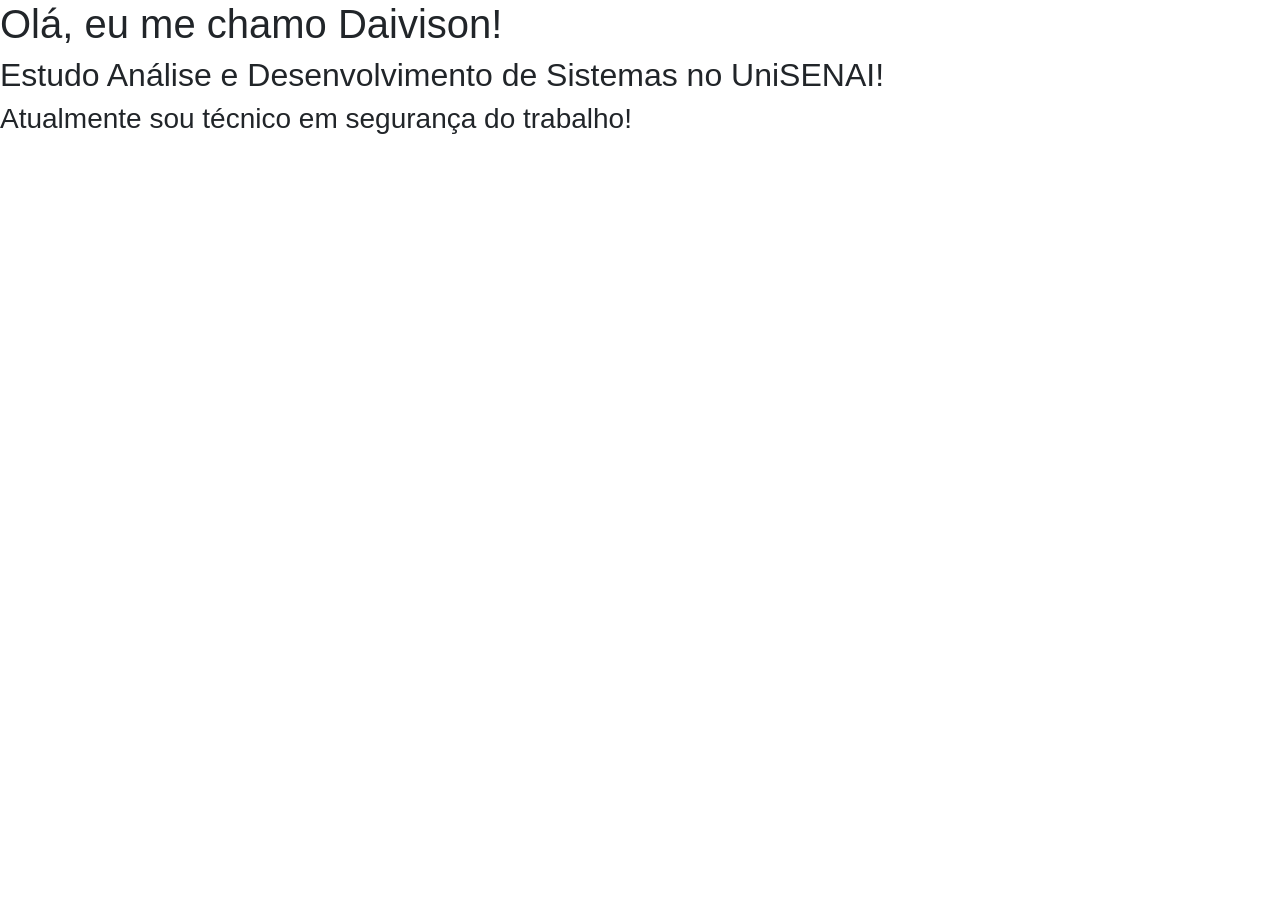
<file: booststrap46/aula01/index.html>
<!doctype html>
<html lang="pt-br">
  <head>
    <!-- Required meta tags -->
    <meta charset="utf-8">
    <meta name="viewport" content="width=device-width, initial-scale=1, shrink-to-fit=no">

    <!-- Bootstrap CSS -->
    <link rel="stylesheet" href="https://cdn.jsdelivr.net/npm/bootstrap@4.6.2/dist/css/bootstrap.min.css" integrity="sha384-xOolHFLEh07PJGoPkLv1IbcEPTNtaed2xpHsD9ESMhqIYd0nLMwNLD69Npy4HI+N" crossorigin="anonymous">

    <title>Aprendendo Bootstrap 4.6 no UniSENAI</title>
  </head>
  <body>
    <h1>Olá, eu me chamo Daivison!</h1>
    <h2>Estudo Análise e Desenvolvimento de Sistemas no UniSENAI!</h2>
    <h3>Atualmente sou técnico em segurança do trabalho!</h3>

    <!-- Optional JavaScript; choose one of the two! -->

    <!-- Option 1: jQuery and Bootstrap Bundle (includes Popper) -->
    <script src="https://cdn.jsdelivr.net/npm/jquery@3.5.1/dist/jquery.slim.min.js" integrity="sha384-DfXdz2htPH0lsSSs5nCTpuj/zy4C+OGpamoFVy38MVBnE+IbbVYUew+OrCXaRkfj" crossorigin="anonymous"></script>
    <script src="https://cdn.jsdelivr.net/npm/bootstrap@4.6.2/dist/js/bootstrap.bundle.min.js" integrity="sha384-Fy6S3B9q64WdZWQUiU+q4/2Lc9npb8tCaSX9FK7E8HnRr0Jz8D6OP9dO5Vg3Q9ct" crossorigin="anonymous"></script>

    <!-- Option 2: Separate Popper and Bootstrap JS -->
    <!--
    <script src="https://cdn.jsdelivr.net/npm/jquery@3.5.1/dist/jquery.slim.min.js" integrity="sha384-DfXdz2htPH0lsSSs5nCTpuj/zy4C+OGpamoFVy38MVBnE+IbbVYUew+OrCXaRkfj" crossorigin="anonymous"></script>
    <script src="https://cdn.jsdelivr.net/npm/popper.js@1.16.1/dist/umd/popper.min.js" integrity="sha384-9/reFTGAW83EW2RDu2S0VKaIzap3H66lZH81PoYlFhbGU+6BZp6G7niu735Sk7lN" crossorigin="anonymous"></script>
    <script src="https://cdn.jsdelivr.net/npm/bootstrap@4.6.2/dist/js/bootstrap.min.js" integrity="sha384-+sLIOodYLS7CIrQpBjl+C7nPvqq+FbNUBDunl/OZv93DB7Ln/533i8e/mZXLi/P+" crossorigin="anonymous"></script>
    -->
  </body>
</html>
</file>
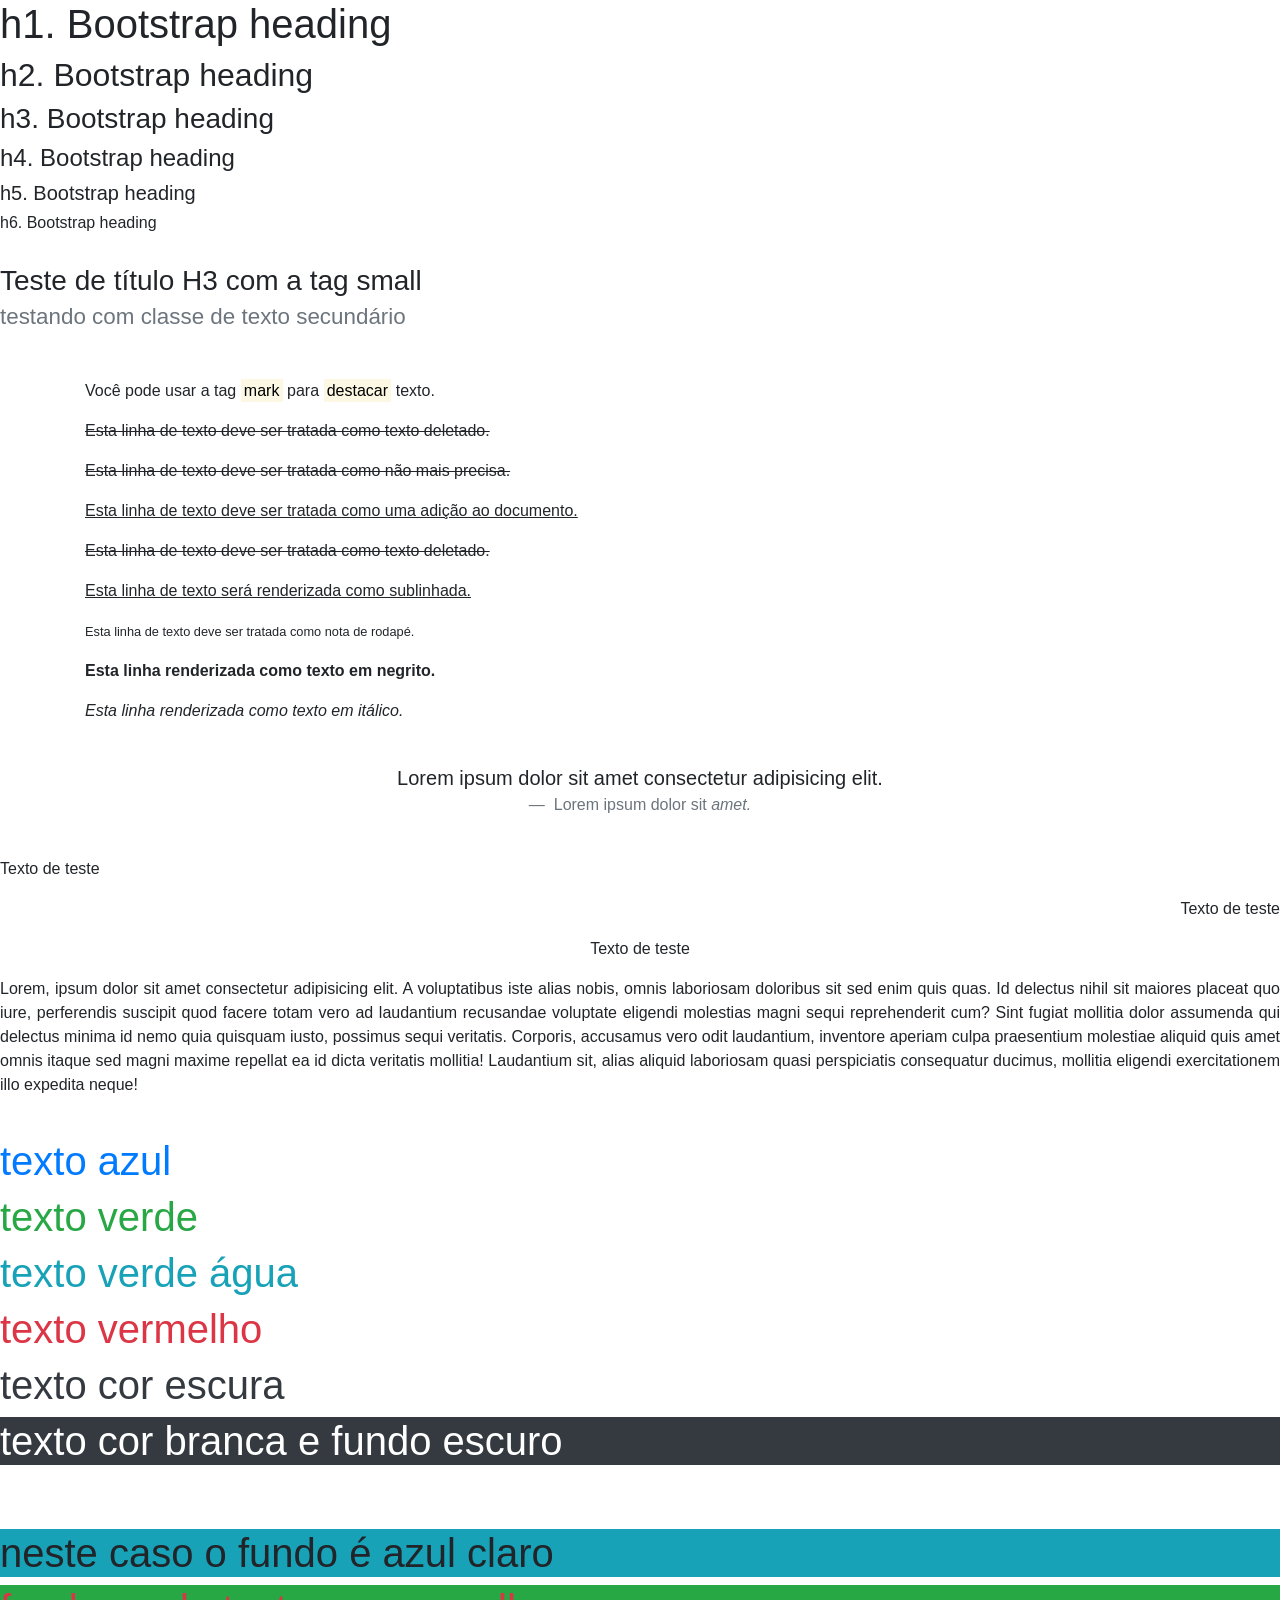
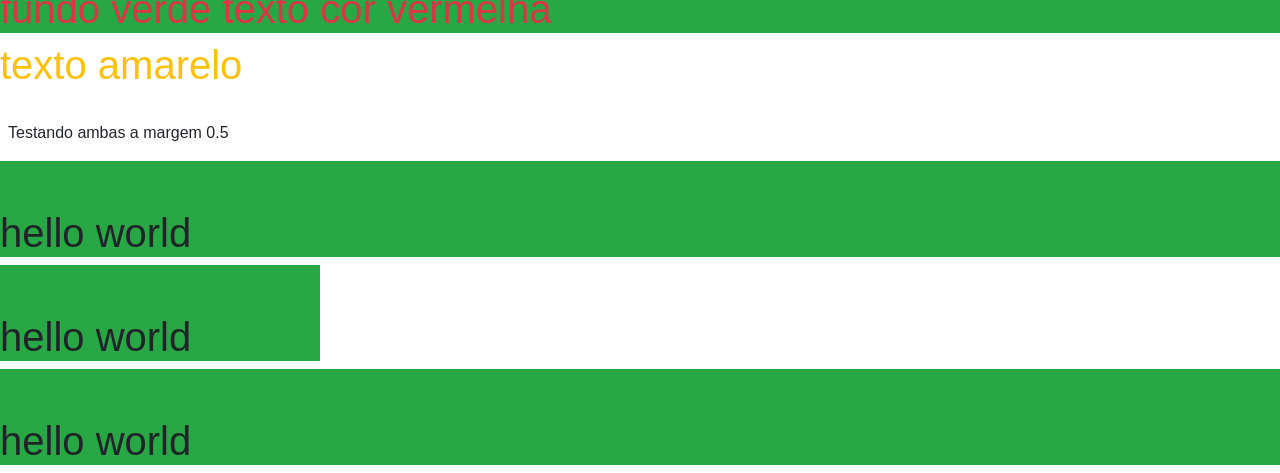
<file: booststrap46/aula02/index.html>
<!doctype html>
<html lang="en">
  <head>
    <!-- Required meta tags -->
    <meta charset="utf-8">
    <meta name="viewport" content="width=device-width, initial-scale=1, shrink-to-fit=no">

    <!-- Bootstrap CSS -->
    <link rel="stylesheet" href="https://cdn.jsdelivr.net/npm/bootstrap@4.6.2/dist/css/bootstrap.min.css" integrity="sha384-xOolHFLEh07PJGoPkLv1IbcEPTNtaed2xpHsD9ESMhqIYd0nLMwNLD69Npy4HI+N" crossorigin="anonymous">

    <title>Aprendendo Bootstrap</title>
  </head>
  <body>
    <!-- <h1>h1. Bootstrap heading</h1>
    <h2>h2. Bootstrap heading</h2>
    <h3>h3. Bootstrap heading</h3>
    <h4>h4. Bootstrap heading</h4>
    <h5>h5. Bootstrap heading</h5>
    <h6>h6. Bootstrap heading</h6> -->
    
    <p class="h1">h1. Bootstrap heading</p>
    <p class="h2">h2. Bootstrap heading</p>
    <p class="h3">h3. Bootstrap heading</p>
    <p class="h4">h4. Bootstrap heading</p>
    <p class="h5">h5. Bootstrap heading</p>
    <p class="h6">h6. Bootstrap heading</p>
    <br>

    <h3>
      Teste de título H3 com a tag small <br>
      <small class="text-muted">
        testando com classe de texto secundário
      </small>
    </h3>

    <div class="container mt-5">
      <p>Você pode usar a tag <mark>mark</mark> para <mark>destacar</mark> texto.</p>
      <p><del>Esta linha de texto deve ser tratada como texto deletado.</del></p>
      <p><s>Esta linha de texto deve ser tratada como não mais precisa.</s></p>
      <p><ins>Esta linha de texto deve ser tratada como uma adição ao documento.</ins></p>
      <p><del>Esta linha de texto deve ser tratada como texto deletado.</del></p>
      <p><u>Esta linha de texto será renderizada como sublinhada.</u></p>
      <p><small>Esta linha de texto deve ser tratada como nota de rodapé.</small></p>
      <p><strong>Esta linha renderizada como texto em negrito.</strong></p>
      <p><em>Esta linha renderizada como texto em itálico.</em></p>
    </div>
    <br>

    <blockquote class="blockquote text-center">
      <p class="mb-0">
        Lorem ipsum dolor sit amet consectetur adipisicing elit.
        <footer class="blockquote-footer">
          Lorem ipsum dolor sit <cite title="Amet Title">amet.</cite>
        </footer>
      </p>
    </blockquote>
    <br>

    <p class="text-left">Texto de teste</p>
    <p class="text-right">Texto de teste</p>
    <p class="text-center">Texto de teste</p>
    <p class="text-justify">Lorem, ipsum dolor sit amet consectetur adipisicing elit. A voluptatibus iste alias nobis, omnis laboriosam doloribus sit sed enim quis quas. Id delectus nihil sit maiores placeat quo iure, perferendis suscipit quod facere totam vero ad laudantium recusandae voluptate eligendi molestias magni sequi reprehenderit cum? Sint fugiat mollitia dolor assumenda qui delectus minima id nemo quia quisquam iusto, possimus sequi veritatis. Corporis, accusamus vero odit laudantium, inventore aperiam culpa praesentium molestiae aliquid quis amet omnis itaque sed magni maxime repellat ea id dicta veritatis mollitia! Laudantium sit, alias aliquid laboriosam quasi perspiciatis consequatur ducimus, mollitia eligendi exercitationem illo expedita neque!</p>
    <br>

    <!--- FUNÇÃO FIXED TOP EM COMENTÁRIO PARA NÃO ATRAPALHAR A ESTRUTURA DOS DEMAIS CÓDIGOS
          classes - cabeçalho:"fixed-top" | rodapé: "fixed-bottom" | pegajoso: "sticky-top"

    <h1 class="fixed-top">texto fixo</h1>

    <br>
    <br><br><br><br><br><br><br><br><br><br>
    <br><br><br><br><br><br><br><br><br><br><br><br>
    <br><br><br><br><br><br><br><br><br><br><br><br>
    <br><br><br><br><br><br><br><br><br><br><br><br><br><br><br><br>
  
    --->
    
    <h1 class="text-primary">texto azul</h1>
    <h1 class="text-success">texto verde</h1>
    <h1 class="text-info">texto verde água</h1>
    <h1 class="text-danger">texto vermelho</h1>
    <h1 class="text-dark">texto cor escura</h1>
    <h1 class="text-white bg-dark">texto cor branca e fundo escuro</h1>
    <h1 class="invisible">texto invisível em cores</h1>
    <h1 class="bg-info">neste caso o fundo é azul claro</h1>
    <h1 class="bg-success text-danger">fundo verde texto cor vermelha</h1>
    <h1 class="text-warning">texto amarelo</h1>
    <br>

    <p class="mx-2">Testando ambas a margem 0.5</p>
    <h1 class="bg-success pt-5">hello world</h1>
    <h1 class="bg-success pt-5 w-25">hello world</h1>
    <h1 class="bg-success pt-5 h-25">hello world</h1>

    <!-- Optional JavaScript; choose one of the two! -->

    <!-- Option 1: jQuery and Bootstrap Bundle (includes Popper) -->
    <script src="https://cdn.jsdelivr.net/npm/jquery@3.5.1/dist/jquery.slim.min.js" integrity="sha384-DfXdz2htPH0lsSSs5nCTpuj/zy4C+OGpamoFVy38MVBnE+IbbVYUew+OrCXaRkfj" crossorigin="anonymous"></script>
    <script src="https://cdn.jsdelivr.net/npm/bootstrap@4.6.2/dist/js/bootstrap.bundle.min.js" integrity="sha384-Fy6S3B9q64WdZWQUiU+q4/2Lc9npb8tCaSX9FK7E8HnRr0Jz8D6OP9dO5Vg3Q9ct" crossorigin="anonymous"></script>

    <!-- Option 2: Separate Popper and Bootstrap JS -->
    <!--
    <script src="https://cdn.jsdelivr.net/npm/jquery@3.5.1/dist/jquery.slim.min.js" integrity="sha384-DfXdz2htPH0lsSSs5nCTpuj/zy4C+OGpamoFVy38MVBnE+IbbVYUew+OrCXaRkfj" crossorigin="anonymous"></script>
    <script src="https://cdn.jsdelivr.net/npm/popper.js@1.16.1/dist/umd/popper.min.js" integrity="sha384-9/reFTGAW83EW2RDu2S0VKaIzap3H66lZH81PoYlFhbGU+6BZp6G7niu735Sk7lN" crossorigin="anonymous"></script>
    <script src="https://cdn.jsdelivr.net/npm/bootstrap@4.6.2/dist/js/bootstrap.min.js" integrity="sha384-+sLIOodYLS7CIrQpBjl+C7nPvqq+FbNUBDunl/OZv93DB7Ln/533i8e/mZXLi/P+" crossorigin="anonymous"></script>
    -->
  </body>
</html>
</file>
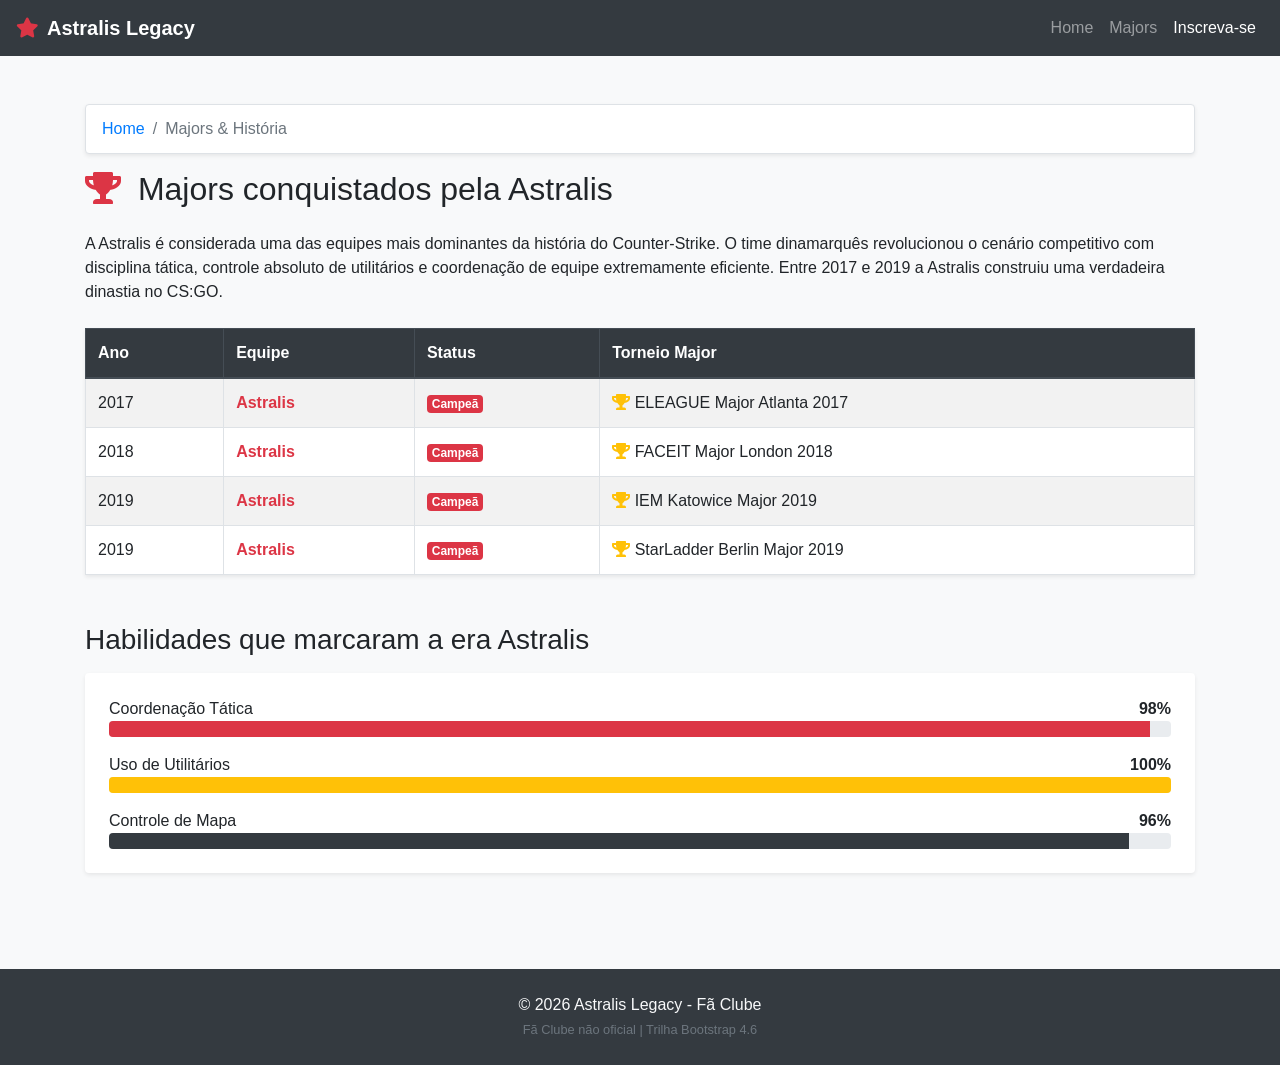
<file: booststrap46/aula05/conquistas.html>
<!DOCTYPE html>
<html lang="pt-BR">

<head>
    <meta charset="UTF-8">
    <meta name="viewport" content="width=device-width, initial-scale=1, shrink-to-fit=no">

    <title>Astralis Legacy - História e Majors</title>

    <link rel="stylesheet" href="https://cdn.jsdelivr.net/npm/bootstrap@4.6.2/dist/css/bootstrap.min.css">
    <link rel="stylesheet" href="https://cdnjs.cloudflare.com/ajax/libs/font-awesome/5.15.4/css/all.min.css">

    <style>
        body {
            display: flex;
            flex-direction: column;
            min-height: 100vh;
            background-color: #f8f9fa;
        }

        main {
            flex: 1;
        }
    </style>

</head>

<body>

    <nav class="navbar navbar-expand-lg navbar-dark bg-dark sticky-top">

        <a class="navbar-brand font-weight-bold" href="index.html">
            <i class="fas fa-star text-danger mr-2"></i>Astralis Legacy
        </a>

        <button class="navbar-toggler" type="button" data-toggle="collapse" data-target="#menuPrincipal">
            <span class="navbar-toggler-icon"></span>
        </button>

        <div class="collapse navbar-collapse" id="menuPrincipal">

            <ul class="navbar-nav ml-auto">

                <li class="nav-item"><a class="nav-link" href="index.html">Home</a></li>

                <li class="nav-item"><a class="nav-link" href="conquistas.html">Majors</a></li>

                <li class="nav-item active"><a class="nav-link" href="inscricao.html">Inscreva-se</a></li>

            </ul>

        </div>
    </nav>

    <main>

        <div class="container my-5">

            <nav aria-label="breadcrumb">
                <ol class="breadcrumb bg-white border shadow-sm">

                    <li class="breadcrumb-item"><a href="index.html">Home</a></li>

                    <li class="breadcrumb-item active">Majors & História</li>

                </ol>
            </nav>

            <h2 class="mb-4">
                <i class="fas fa-trophy text-danger mr-2"></i>
                Majors conquistados pela Astralis
            </h2>

            <p class="mb-4">
                A Astralis é considerada uma das equipes mais dominantes da história do Counter-Strike.
                O time dinamarquês revolucionou o cenário competitivo com disciplina tática,
                controle absoluto de utilitários e coordenação de equipe extremamente eficiente.
                Entre 2017 e 2019 a Astralis construiu uma verdadeira dinastia no CS:GO.
            </p>

            <div class="table-responsive shadow-sm mb-5">

                <table class="table table-hover table-striped table-bordered mb-0 bg-white">

                    <thead class="thead-dark">

                        <tr>

                            <th>Ano</th>

                            <th>Equipe</th>

                            <th>Status</th>

                            <th>Torneio Major</th>

                        </tr>

                    </thead>

                    <tbody>

                        <tr>

                            <td>2017</td>

                            <td class="font-weight-bold text-danger">Astralis</td>

                            <td><span class="badge badge-danger">Campeã</span></td>

                            <td><i class="fas fa-trophy text-warning"></i> ELEAGUE Major Atlanta 2017</td>

                        </tr>

                        <tr>

                            <td>2018</td>

                            <td class="font-weight-bold text-danger">Astralis</td>

                            <td><span class="badge badge-danger">Campeã</span></td>

                            <td><i class="fas fa-trophy text-warning"></i> FACEIT Major London 2018</td>

                        </tr>

                        <tr>

                            <td>2019</td>

                            <td class="font-weight-bold text-danger">Astralis</td>

                            <td><span class="badge badge-danger">Campeã</span></td>

                            <td><i class="fas fa-trophy text-warning"></i> IEM Katowice Major 2019</td>

                        </tr>

                        <tr>

                            <td>2019</td>

                            <td class="font-weight-bold text-danger">Astralis</td>

                            <td><span class="badge badge-danger">Campeã</span></td>

                            <td><i class="fas fa-trophy text-warning"></i> StarLadder Berlin Major 2019</td>

                        </tr>

                    </tbody>

                </table>

            </div>

            <h3 class="mb-3">Habilidades que marcaram a era Astralis</h3>

            <div class="card shadow-sm p-4 border-0">

                <div class="mb-3">

                    <div class="d-flex justify-content-between">
                        <span>Coordenação Tática</span>
                        <strong>98%</strong>
                    </div>

                    <div class="progress">

                        <div class="progress-bar bg-danger" role="progressbar" style="width:98%"></div>

                    </div>

                </div>

                <div class="mb-3">

                    <div class="d-flex justify-content-between">
                        <span>Uso de Utilitários</span>
                        <strong>100%</strong>
                    </div>

                    <div class="progress">

                        <div class="progress-bar bg-warning" role="progressbar" style="width:100%"></div>

                    </div>

                </div>

                <div class="mb-0">

                    <div class="d-flex justify-content-between">
                        <span>Controle de Mapa</span>
                        <strong>96%</strong>
                    </div>

                    <div class="progress">

                        <div class="progress-bar bg-dark" role="progressbar" style="width:96%"></div>

                    </div>

                </div>

            </div>

        </div>

    </main>

    <footer class="bg-dark text-light text-center py-4 mt-5">

        <p class="mb-0">
            © 2026 Astralis Legacy - Fã Clube <br>
            <small class="text-muted">Fã Clube não oficial | Trilha Bootstrap 4.6</small>
        </p>

    </footer>

    <script src="https://cdn.jsdelivr.net/npm/jquery@3.5.1/dist/jquery.slim.min.js"></script>
    <script src="https://cdn.jsdelivr.net/npm/bootstrap@4.6.2/dist/js/bootstrap.bundle.min.js"></script>

</body>

</html>
</file>
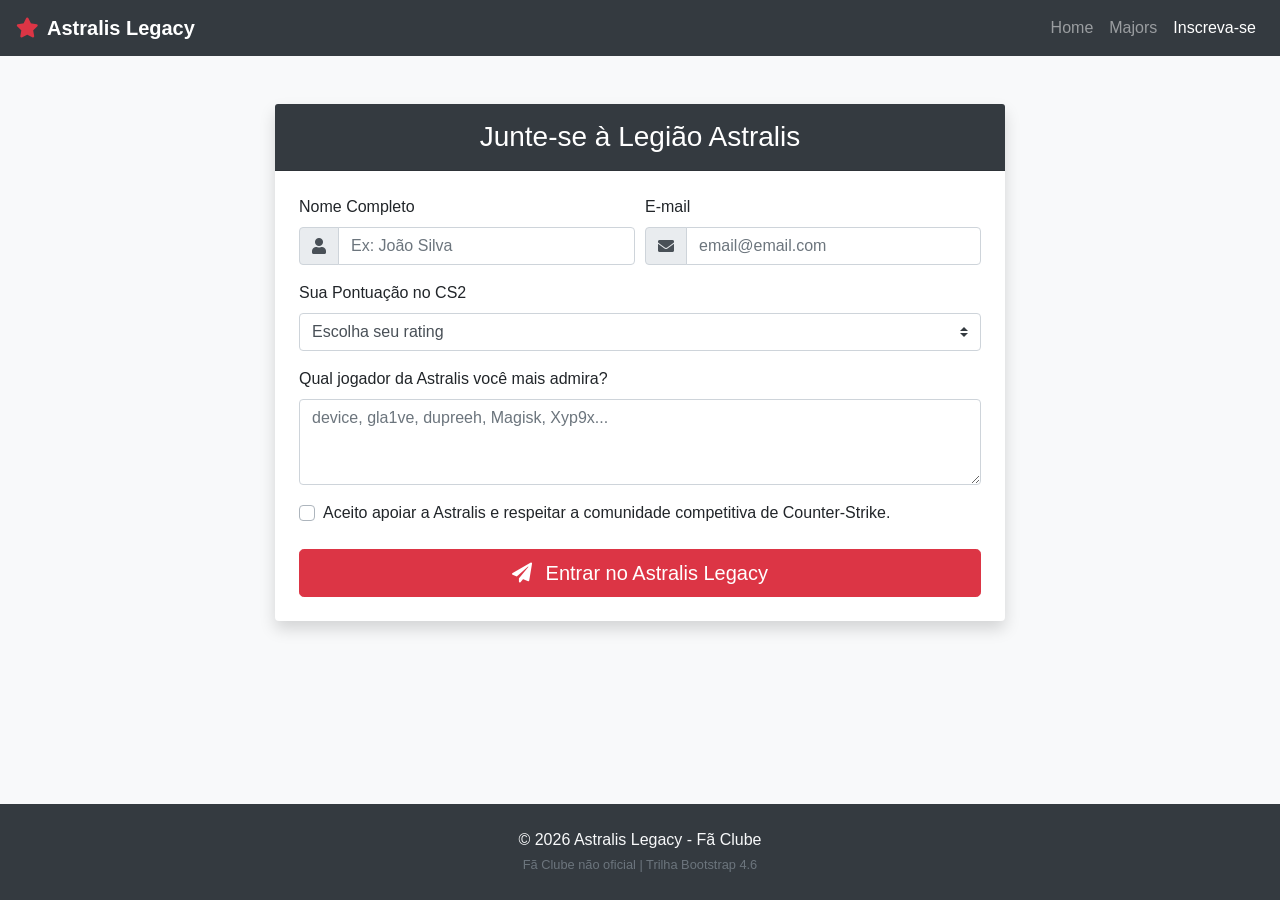
<file: booststrap46/aula05/inscricao.html>
<!DOCTYPE html>
<html lang="pt-BR">

<head>

    <meta charset="UTF-8">

    <meta name="viewport" content="width=device-width, initial-scale=1, shrink-to-fit=no">

    <title>Astralis Legacy - Participe</title>

    <link rel="stylesheet" href="https://cdn.jsdelivr.net/npm/bootstrap@4.6.2/dist/css/bootstrap.min.css">

    <link rel="stylesheet" href="https://cdnjs.cloudflare.com/ajax/libs/font-awesome/5.15.4/css/all.min.css">

    <style>
        body {
            display: flex;
            flex-direction: column;
            min-height: 100vh;
            background-color: #f8f9fa;
        }

        main {
            flex: 1;
        }
    </style>

</head>

<body>

    <nav class="navbar navbar-expand-lg navbar-dark bg-dark sticky-top">

        <a class="navbar-brand font-weight-bold" href="index.html">
            <i class="fas fa-star text-danger mr-2"></i>Astralis Legacy
        </a>

        <button class="navbar-toggler" type="button" data-toggle="collapse" data-target="#menuPrincipal">

            <span class="navbar-toggler-icon"></span>

        </button>

        <div class="collapse navbar-collapse" id="menuPrincipal">

            <ul class="navbar-nav ml-auto">

                <li class="nav-item"><a class="nav-link" href="index.html">Home</a></li>

                <li class="nav-item"><a class="nav-link" href="conquistas.html">Majors</a></li>

                <li class="nav-item active"><a class="nav-link" href="inscricao.html">Inscreva-se</a></li>

            </ul>

        </div>

    </nav>

    <main>

        <div class="container my-5">

            <div class="row justify-content-center">

                <div class="col-lg-8">

                    <div class="card shadow border-0">

                        <div class="card-header bg-dark text-white text-center py-3">

                            <h3 class="mb-0">Junte-se à Legião Astralis</h3>

                        </div>

                        <div class="card-body p-4">

                            <form>

                                <div class="form-row">

                                    <div class="form-group col-md-6">

                                        <label for="inputNome">Nome Completo</label>

                                        <div class="input-group">

                                            <div class="input-group-prepend">

                                                <span class="input-group-text">
                                                    <i class="fas fa-user"></i>
                                                </span>

                                            </div>

                                            <input type="text" class="form-control" placeholder="Ex: João Silva"
                                                required>

                                        </div>

                                    </div>

                                    <div class="form-group col-md-6">

                                        <label for="inputEmail">E-mail</label>

                                        <div class="input-group">

                                            <div class="input-group-prepend">

                                                <span class="input-group-text">
                                                    <i class="fas fa-envelope"></i>
                                                </span>

                                            </div>

                                            <input type="email" class="form-control" placeholder="email@email.com"
                                                required>

                                        </div>

                                    </div>

                                </div>

                                <div class="form-group">

                                    <label>Sua Pontuação no CS2</label>

                                    <select class="custom-select">

                                        <option selected disabled>Escolha seu rating</option>

                                        <option>Cinza (0 - 4.999)</option>

                                        <option>Azul Claro (5.000 - 9.999)</option>

                                        <option>Azul Escuro (10.000 - 14.999)</option>

                                        <option>Roxo (15.000 - 19.999)</option>

                                        <option>Rosa (20.000 - 24.999)</option>

                                        <option>Vermelho (25.000 - 29.999)</option>

                                        <option>Dourado (30.000+)</option>

                                    </select>

                                </div>

                                <div class="form-group">

                                    <label>
                                        Qual jogador da Astralis você mais admira?
                                    </label>

                                    <textarea class="form-control" rows="3"
                                        placeholder="device, gla1ve, dupreeh, Magisk, Xyp9x...">
</textarea>

                                </div>

                                <div class="custom-control custom-checkbox mb-4">

                                    <input type="checkbox" class="custom-control-input" id="checkTermos" required>

                                    <label class="custom-control-label" for="checkTermos">

                                        Aceito apoiar a Astralis e respeitar a comunidade competitiva de Counter-Strike.

                                    </label>

                                </div>

                                <button type="submit" class="btn btn-danger btn-lg btn-block">

                                    <i class="fas fa-paper-plane mr-2"></i>

                                    Entrar no Astralis Legacy

                                </button>

                            </form>

                        </div>

                    </div>

                </div>

            </div>

        </div>

    </main>

    <footer class="bg-dark text-light text-center py-4 mt-5">

        <p class="mb-0">
            © 2026 Astralis Legacy - Fã Clube <br>
            <small class="text-muted">Fã Clube não oficial | Trilha Bootstrap 4.6</small>
        </p>

    </footer>

    <script src="https://cdn.jsdelivr.net/npm/jquery@3.5.1/dist/jquery.slim.min.js"></script>

    <script src="https://cdn.jsdelivr.net/npm/bootstrap@4.6.2/dist/js/bootstrap.bundle.min.js"></script>

</body>

</html>
</file>
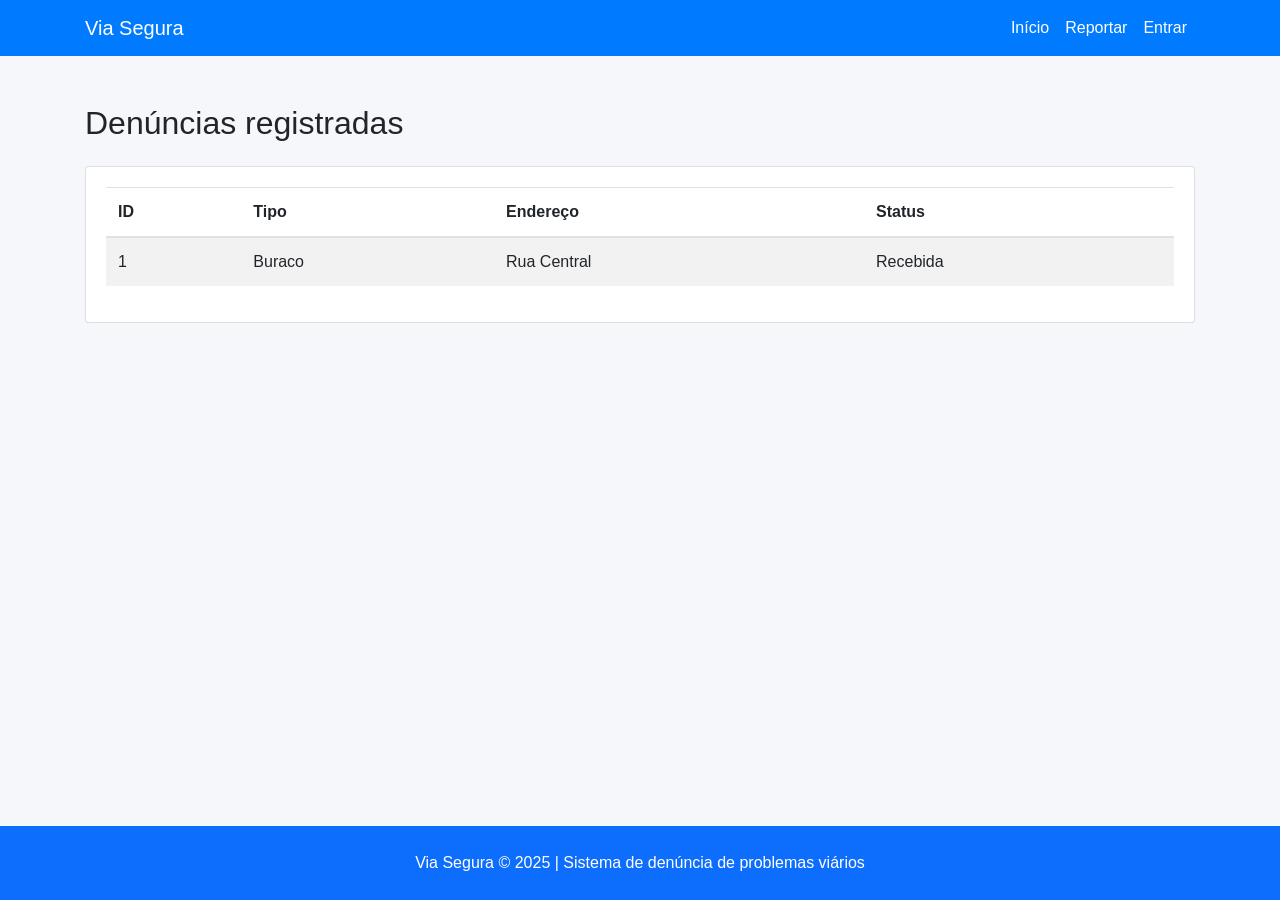
<file: booststrap46/aula06/dashboard.html>
<!DOCTYPE html>
<html lang="pt-br">

<head>
    <meta charset="UTF-8">
    <title>Dashboard - Via Segura</title>

    <link rel="stylesheet" href="https://cdn.jsdelivr.net/npm/bootstrap@4.6.2/dist/css/bootstrap.min.css">
    <link rel="stylesheet" href="css/style.css">

</head>

<body>

    <nav class="navbar navbar-expand-lg navbar-dark bg-primary">

        <div class="container">

            <a class="navbar-brand" href="index.html">Via Segura</a>

            <div class="navbar-nav ml-auto">

                <a class="nav-link text-white" href="index.html">Início</a>
                <a class="nav-link text-white" href="report.html">Reportar</a>
                <a class="nav-link text-white" href="login.html">Entrar</a>

            </div>

        </div>

    </nav>

    <main>

        <div class="container mt-5">

            <h2 class="mb-4">Denúncias registradas</h2>

            <div class="card">

                <div class="card-body">

                    <table class="table table-striped">

                        <thead>

                            <tr>
                                <th>ID</th>
                                <th>Tipo</th>
                                <th>Endereço</th>
                                <th>Status</th>
                            </tr>

                        </thead>

                        <tbody>

                            <tr>
                                <td>1</td>
                                <td>Buraco</td>
                                <td>Rua Central</td>
                                <td>Recebida</td>
                            </tr>

                        </tbody>

                    </table>

                </div>

            </div>

        </div>

    </main>

    <footer>
        <p>Via Segura © 2025 | Sistema de denúncia de problemas viários</p>
    </footer>

    <script src="https://cdn.jsdelivr.net/npm/jquery@3.5.1/dist/jquery.slim.min.js"></script>
    <script src="https://cdn.jsdelivr.net/npm/bootstrap@4.6.2/dist/js/bootstrap.bundle.min.js"></script>

</body>

</html>
</file>
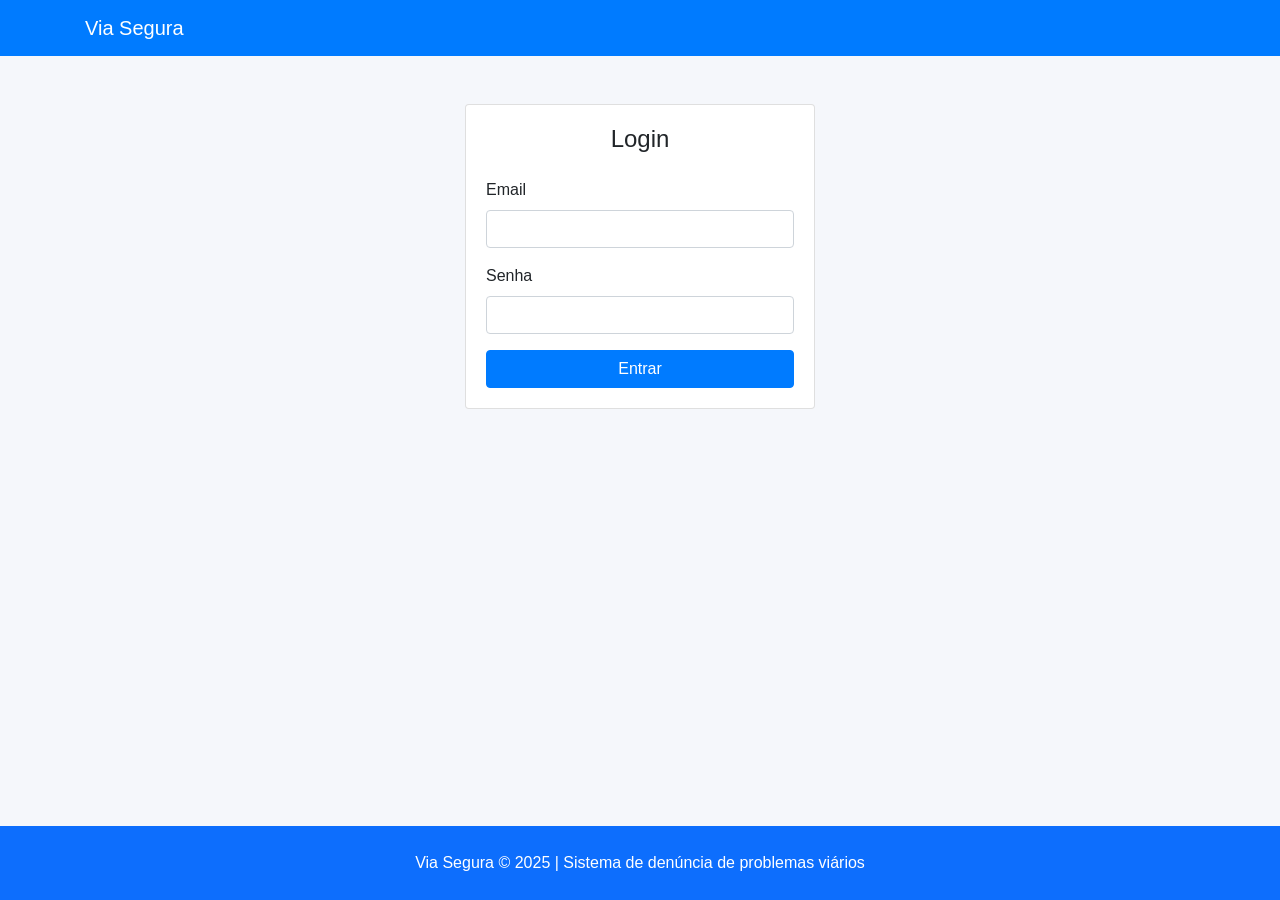
<file: booststrap46/aula06/login.html>
<!DOCTYPE html>
<html lang="pt-br">

<head>
    <meta charset="UTF-8">
    <title>Login - Via Segura</title>

    <link rel="stylesheet" href="https://cdn.jsdelivr.net/npm/bootstrap@4.6.2/dist/css/bootstrap.min.css">
    <link rel="stylesheet" href="css/style.css">

</head>

<body>

    <nav class="navbar navbar-expand-lg navbar-dark bg-primary">
        <div class="container">
            <a class="navbar-brand" href="index.html">Via Segura</a>
        </div>
    </nav>

    <main>

        <div class="container mt-5">

            <div class="row justify-content-center">

                <div class="col-md-4">

                    <div class="card">

                        <div class="card-body">

                            <h4 class="text-center mb-4">Login</h4>

                            <form>

                                <div class="form-group">
                                    <label>Email</label>
                                    <input type="email" class="form-control">
                                </div>

                                <div class="form-group">
                                    <label>Senha</label>
                                    <input type="password" class="form-control">
                                </div>

                                <a href="minhas-denuncias.html" class="btn btn-primary btn-block">
                                    Entrar
                                </a>

                            </form>

                        </div>

                    </div>

                </div>

            </div>

        </div>

    </main>

    <footer>
        <p>Via Segura © 2025 | Sistema de denúncia de problemas viários</p>
    </footer>

    <script src="https://cdn.jsdelivr.net/npm/jquery@3.5.1/dist/jquery.slim.min.js"></script>
    <script src="https://cdn.jsdelivr.net/npm/bootstrap@4.6.2/dist/js/bootstrap.bundle.min.js"></script>

</body>

</html>
</file>
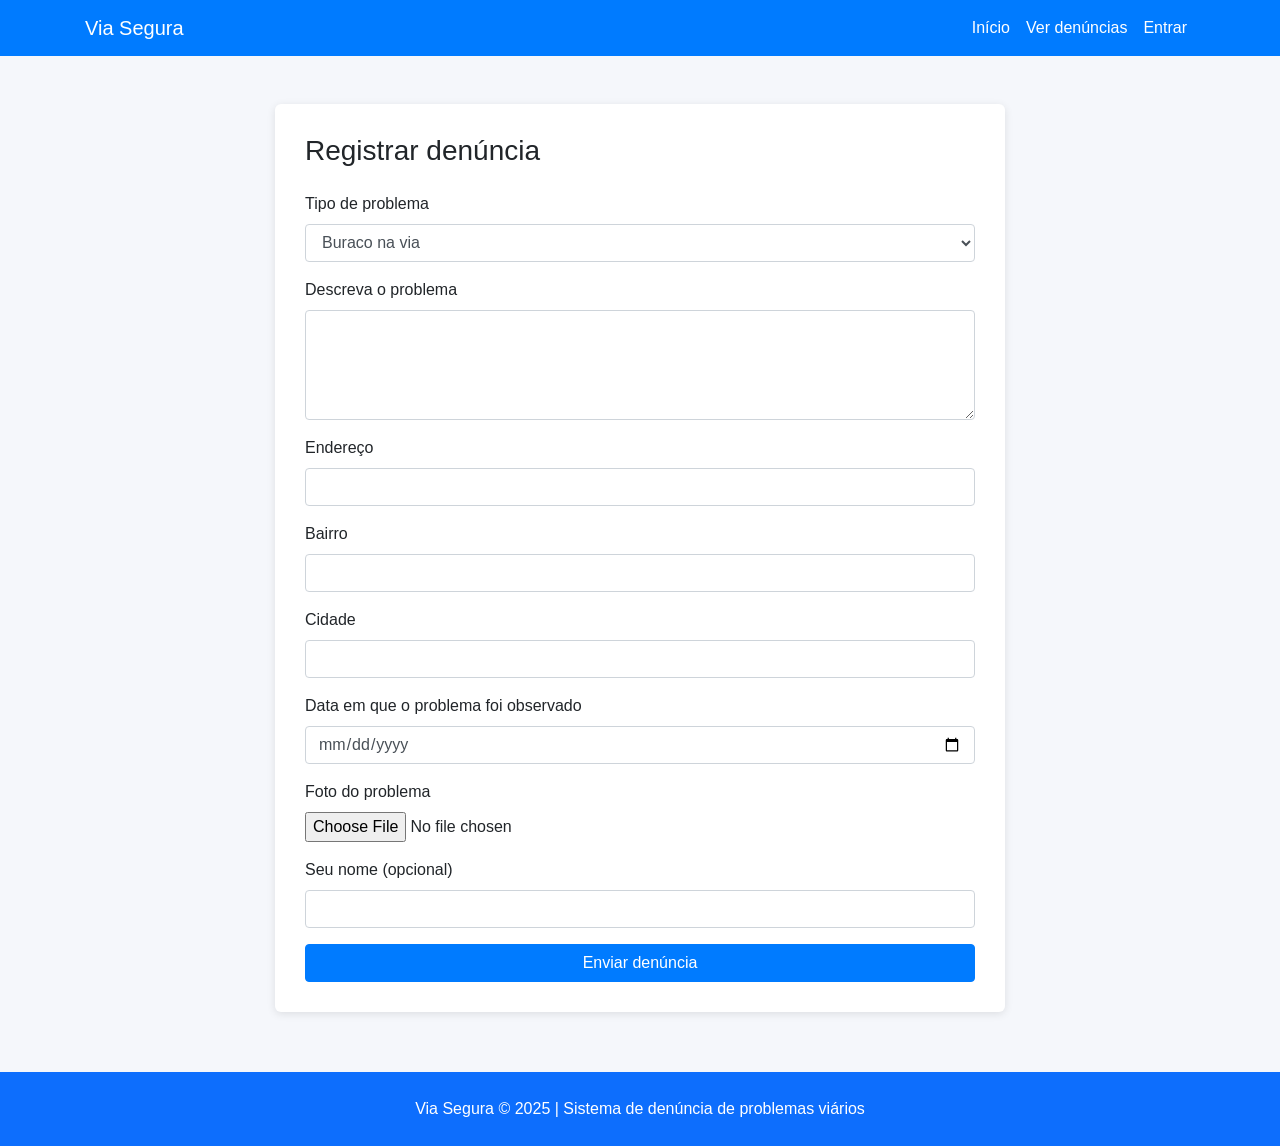
<file: booststrap46/aula06/report.html>
<!DOCTYPE html>
<html lang="pt-br">

<head>
    <meta charset="UTF-8">
    <title>Reportar problema</title>

    <link rel="stylesheet" href="https://cdn.jsdelivr.net/npm/bootstrap@4.6.2/dist/css/bootstrap.min.css">
    <link rel="stylesheet" href="css/style.css">

</head>

<body>

    <nav class="navbar navbar-expand-lg navbar-dark bg-primary">

        <div class="container">

            <a class="navbar-brand" href="index.html">Via Segura</a>

            <div class="navbar-nav ml-auto">

                <a class="nav-link text-white" href="index.html">Início</a>
                <a class="nav-link text-white" href="dashboard.html">Ver denúncias</a>
                <a class="nav-link text-white" href="login.html">Entrar</a>

            </div>

        </div>

    </nav>

    <div class="container mt-5">

        <div class="row justify-content-center">

            <div class="col-md-8">

                <div class="form-section">

                    <h3 class="mb-4">Registrar denúncia</h3>

                    <form action="dashboard.html">

                        <div class="form-group">

                            <label>Tipo de problema</label>

                            <select class="form-control">

                                <option>Buraco na via</option>
                                <option>Placa quebrada</option>
                                <option>Falta de sinalização</option>
                                <option>Problema de iluminação</option>
                                <option>Obra irregular</option>
                                <option>Outro</option>

                            </select>

                        </div>

                        <div class="form-group">
                            <label>Descreva o problema</label>
                            <textarea class="form-control" rows="4"></textarea>
                        </div>

                        <div class="form-group">
                            <label>Endereço</label>
                            <input type="text" class="form-control">
                        </div>

                        <div class="form-group">
                            <label>Bairro</label>
                            <input type="text" class="form-control">
                        </div>

                        <div class="form-group">
                            <label>Cidade</label>
                            <input type="text" class="form-control">
                        </div>

                        <div class="form-group">
                            <label>Data em que o problema foi observado</label>
                            <input type="date" class="form-control">
                        </div>

                        <div class="form-group">
                            <label>Foto do problema</label>
                            <input type="file" class="form-control-file">
                        </div>

                        <div class="form-group">
                            <label>Seu nome (opcional)</label>
                            <input type="text" class="form-control">
                        </div>

                        <button class="btn btn-primary btn-block">
                            Enviar denúncia
                        </button>

                    </form>

                </div>

            </div>

        </div>

    </div>

    <footer class="text-center">
        <p>Via Segura © 2025 | Sistema de denúncia de problemas viários</p>
    </footer>

</body>

</html>
</file>
<file: booststrap46/aula06/css/style.css>
html, body{
height:100%;
}

body{
display:flex;
flex-direction:column;
background:#f5f7fb;
font-family: Arial, Helvetica, sans-serif;
}

main{
flex:1;
}

.hero{
background:#eef1f5;
padding:80px 0;
}

.section{
padding:60px 0;
}

.card{
margin-bottom:20px;
}

footer{
background:#0d6efd;
color:white;
padding:25px;
margin-top:40px;
text-align:center;
}

footer p{
margin:0;
}

.form-section{
background:white;
padding:30px;
border-radius:6px;
box-shadow:0 2px 8px rgba(0,0,0,0.1);
}

body{
background:#f5f7fb;
font-family: Arial, Helvetica, sans-serif;
}

.hero{
background:#eef1f5;
padding:80px 0;
}

.section{
padding:60px 0;
}

.card{
margin-bottom:20px;
}

footer{
background:#0d6efd;
color:white;
padding:25px;
margin-top:60px;
}

footer p{
margin:0;
}

.form-section{
background:white;
padding:30px;
border-radius:6px;
box-shadow:0 2px 8px rgba(0,0,0,0.1);
}
</file>
